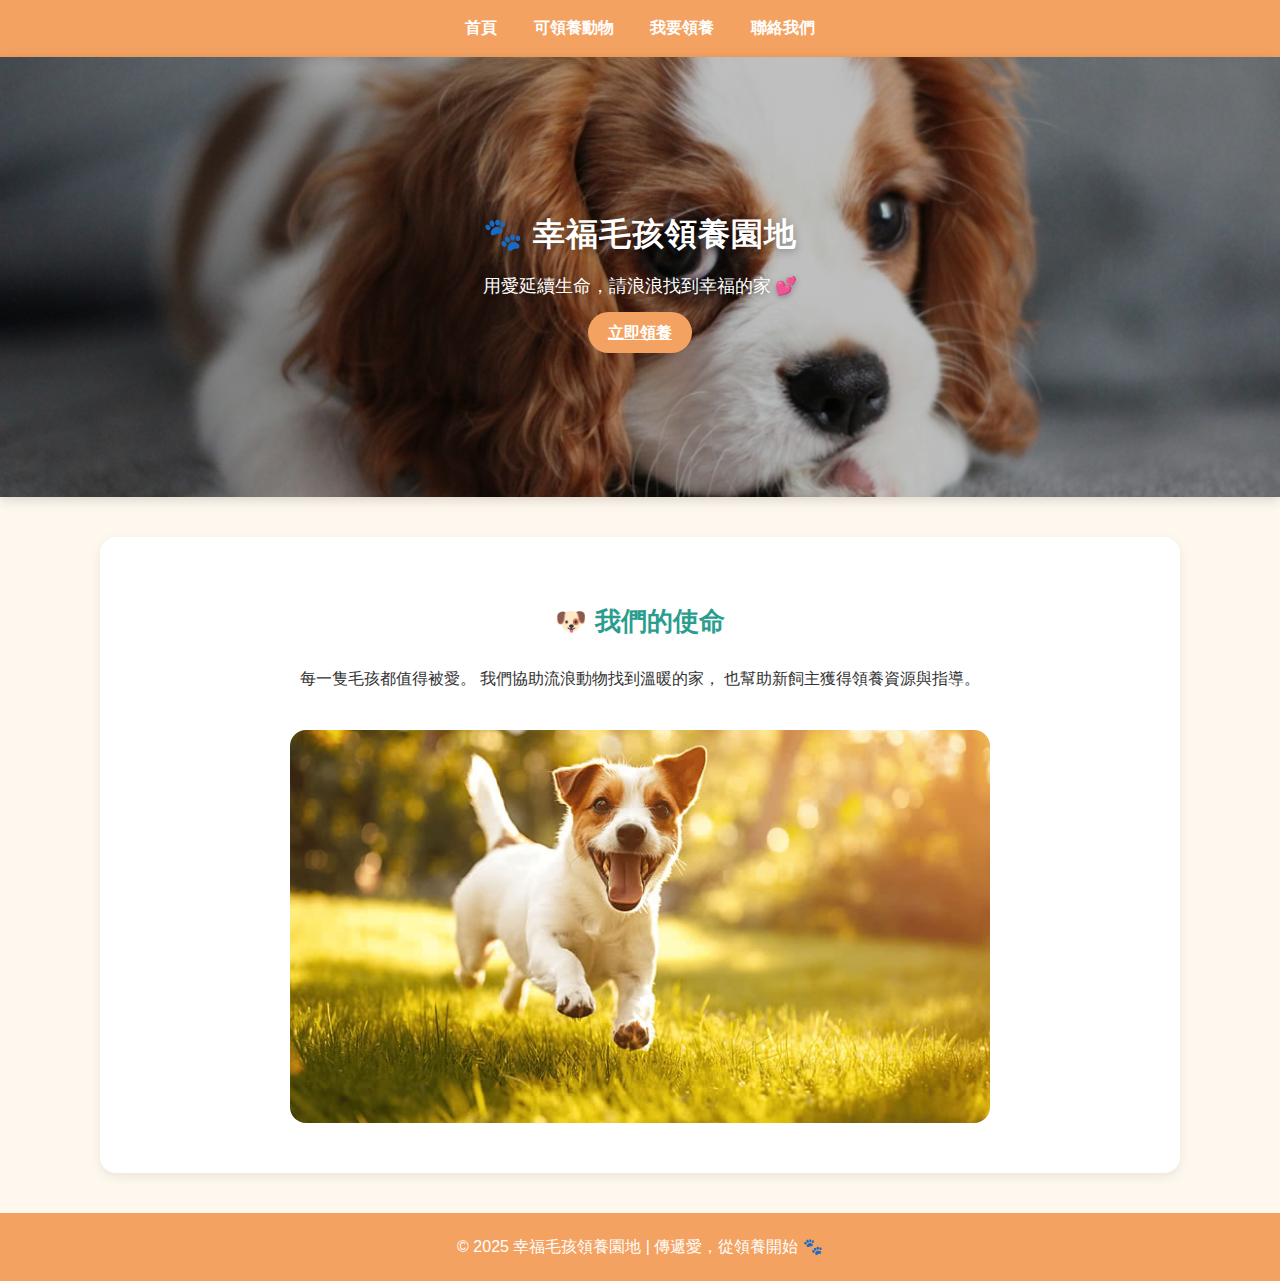
<file: week7/index.html>
<!DOCTYPE html>
<html lang="zh-Hant">
<head>
  <meta charset="UTF-8">
  <title>幸福毛孩領養園地</title>
  <link rel="stylesheet" href="style.css">
</head>
<body>
  <nav class="nav">
    <a href="index.html" class="nav__link">首頁</a>
    <a href="animals.html" class="nav__link">可領養動物</a>
    <a href="adopt.html" class="nav__link">我要領養</a>
    <a href="contact.html" class="nav__link">聯絡我們</a>
  </nav>

  <div class="hero">
    <div class="hero__content">
      <h1>🐾 幸福毛孩領養園地</h1>
      <p>用愛延續生命，請浪浪找到幸福的家 💕</p>
      <a href="adopt.html" class="btn">立即領養</a>
    </div>
  </div>

  <div class="container" style="text-align:center;">
    <h2>🐶 我們的使命</h2>
    <p>每一隻毛孩都值得被愛。  
      我們協助流浪動物找到溫暖的家，  
      也幫助新飼主獲得領養資源與指導。</p>
    <img src="images/1.jpg" alt="毛孩形象圖" style="width:70%;border-radius:16px;margin-top:20px;">
  </div>

  <footer>
    © 2025 幸福毛孩領養園地 | 傳遞愛，從領養開始 🐾
  </footer>
</body>
</html>
</file>
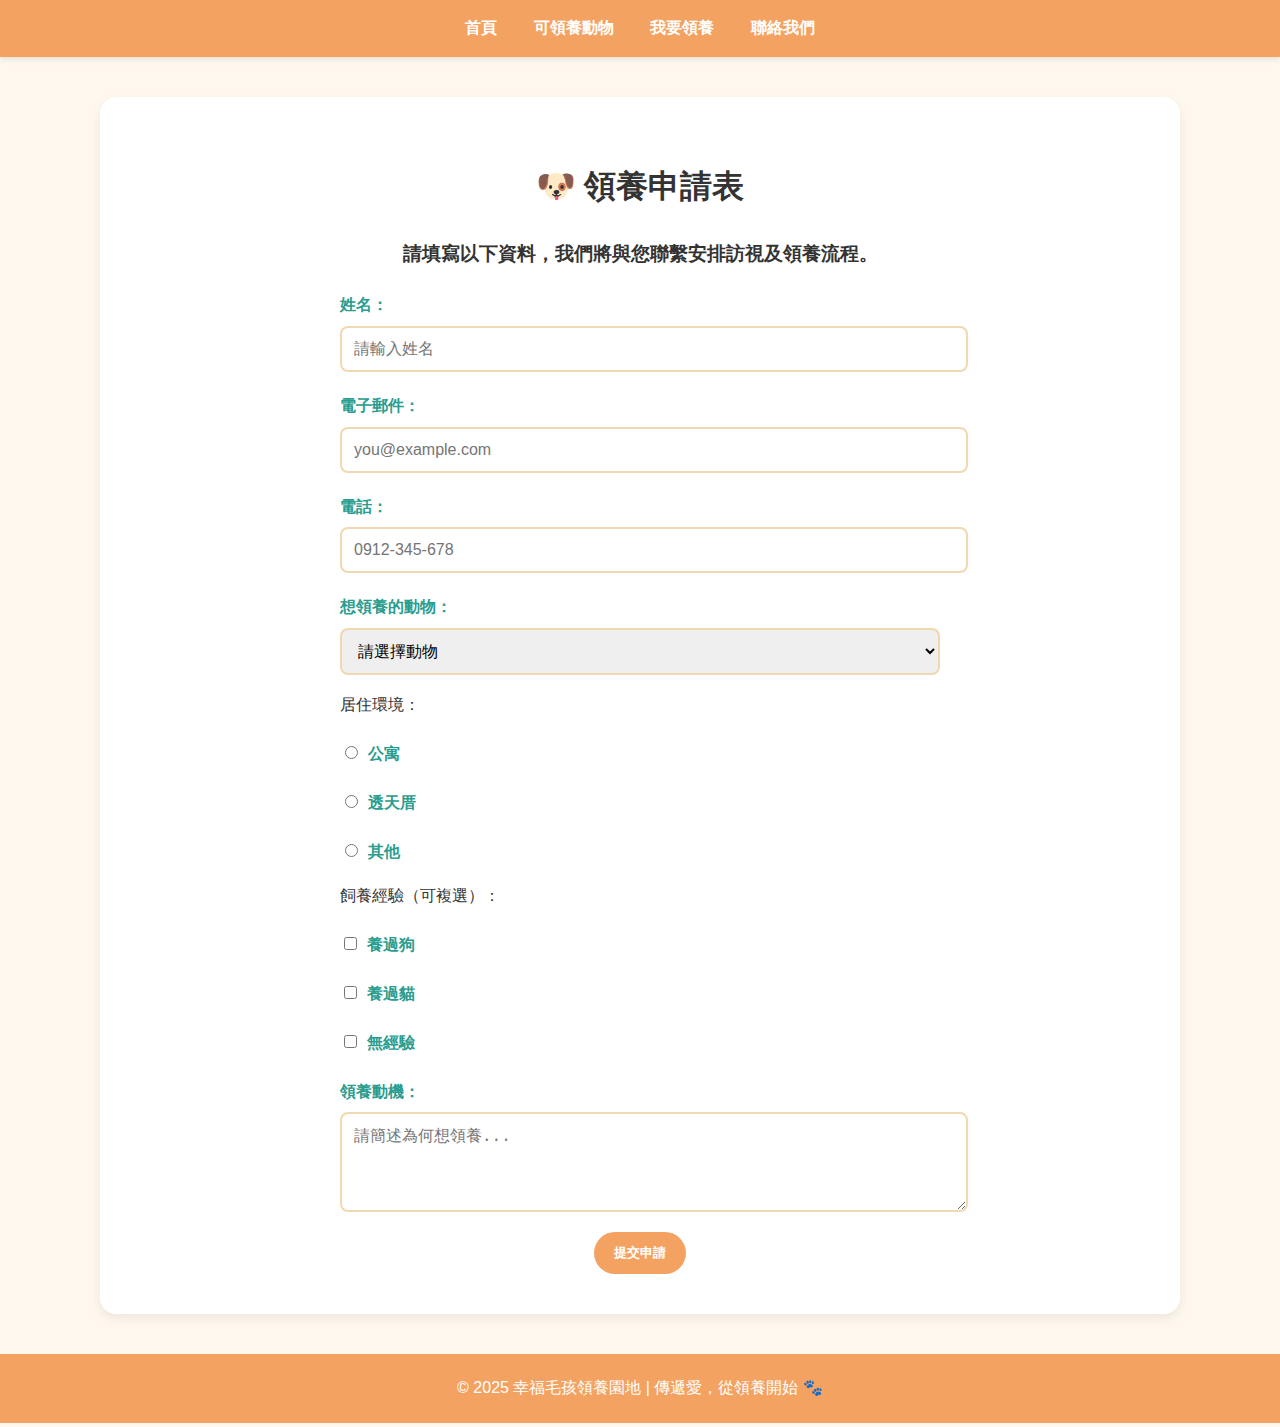
<file: week7/adopt.html>
<!DOCTYPE html>
<html lang="zh-Hant">
<head>
  <meta charset="UTF-8">
  <title>領養申請表</title>
  <link rel="stylesheet" href="style.css">
</head>
<body>
  <nav class="nav">
    <a href="index.html" class="nav__link">首頁</a>
    <a href="animals.html" class="nav__link">可領養動物</a>
    <a href="adopt.html" class="nav__link">我要領養</a>
    <a href="contact.html" class="nav__link">聯絡我們</a>
  </nav>

  <div class="container">
    <h1>🐶 領養申請表</h1>
    <h3>請填寫以下資料，我們將與您聯繫安排訪視及領養流程。</h3>

    <form action="thankyou.html" method="get">
      <label for="name">姓名：</label>
      <input type="text" id="name" name="name" placeholder="請輸入姓名" required>

      <label for="email">電子郵件：</label>
      <input type="email" id="email" name="email" placeholder="you@example.com" required>

      <label for="phone">電話：</label>
      <input type="tel" id="phone" name="phone" placeholder="0912-345-678" required>

            <label for="animal">想領養的動物：</label>
            <select id="animal" name="animal" required>
                <option value="">請選擇動物</option>
                <optgroup label="🐶 狗狗">
                    <option value="柴犬小福">柴犬小福</option>
                    <option value="拉布拉多多多">拉布拉多多多</option>
                </optgroup>
                <optgroup label="🐱 貓咪">
                    <option value="美短拉拉">美短拉拉</option>
                    <option value="虎斑大斑">虎斑大斑</option>
                </optgroup>
                <optgroup label="🐹 其他小動物">
                    <option value="天竺鼠小米">天竺鼠小米</option>
                    <option value="鸚鵡阿飛">鸚鵡阿飛</option>
                </optgroup>
            </select>


      <p>居住環境：</p>
      <label><input type="radio" name="house" value="apartment"> 公寓</label>
      <label><input type="radio" name="house" value="house"> 透天厝</label>
      <label><input type="radio" name="house" value="other"> 其他</label>

      <p>飼養經驗（可複選）：</p>
      <label><input type="checkbox" name="experience" value="dog"> 養過狗</label>
      <label><input type="checkbox" name="experience" value="cat"> 養過貓</label>
      <label><input type="checkbox" name="experience" value="none"> 無經驗</label>

      <label for="reason">領養動機：</label>
      <textarea id="reason" name="reason" rows="4" placeholder="請簡述為何想領養..."></textarea>

      <div class="btn-group">
        <button class="btn" type="submit">提交申請</button>
      </div>
    </form>
  </div>

  <footer>
    © 2025 幸福毛孩領養園地 | 傳遞愛，從領養開始 🐾
  </footer>
</body>
</html>
</file>
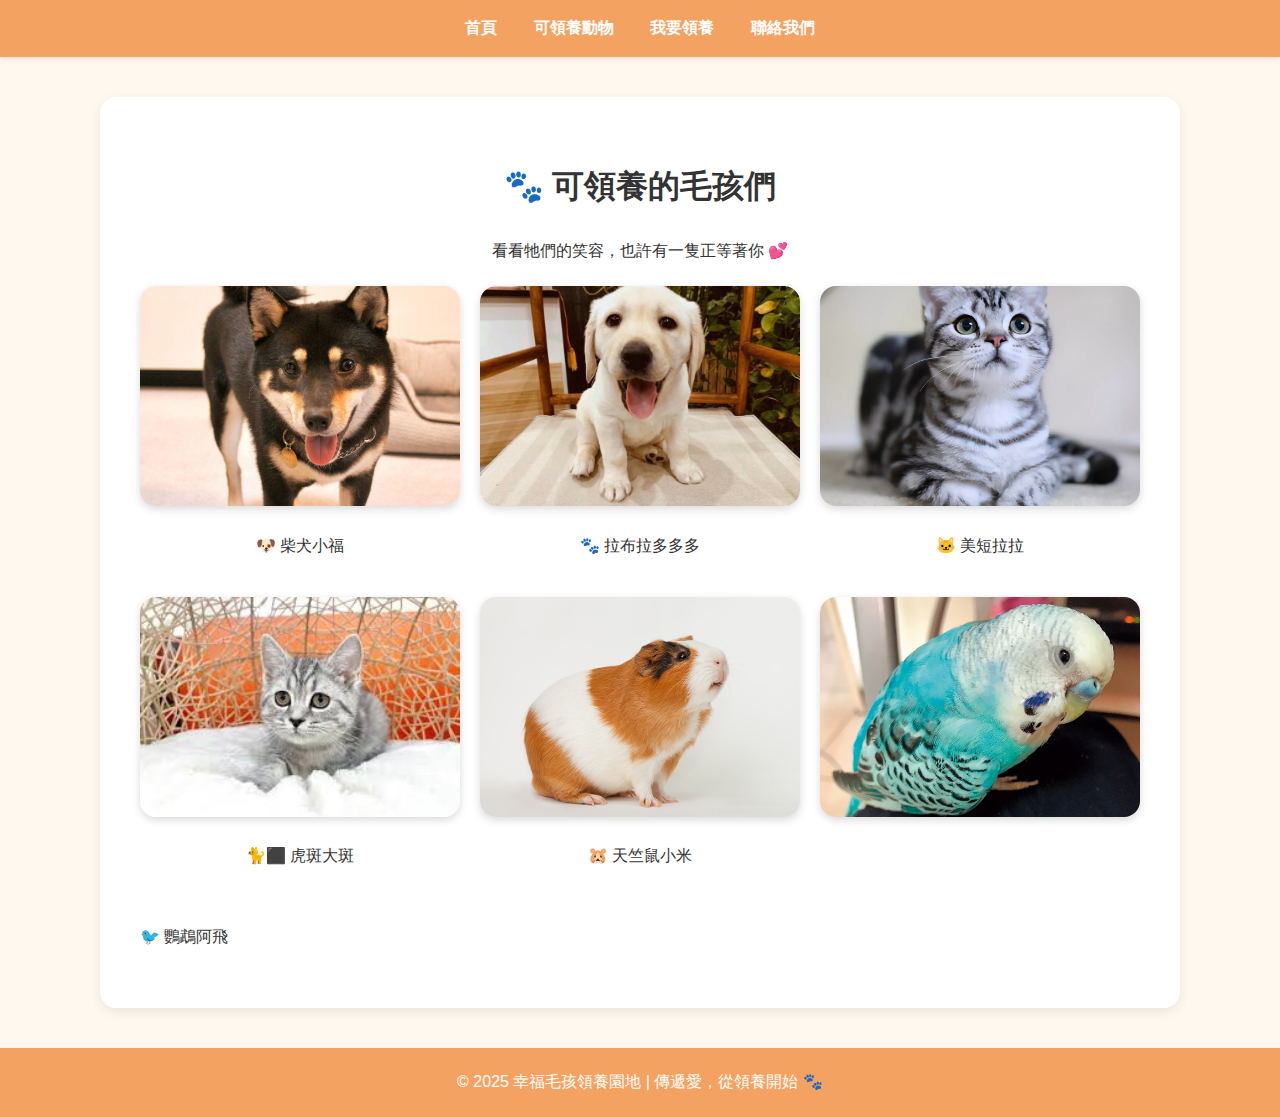
<file: week7/animals.html>
<!DOCTYPE html>
<html lang="zh-Hant">

<head>
    <meta charset="UTF-8">
    <title>可領養動物</title>
    <link rel="stylesheet" href="style.css">
</head>

<body>
    <nav class="nav">
        <a href="index.html" class="nav__link">首頁</a>
        <a href="animals.html" class="nav__link">可領養動物</a>
        <a href="adopt.html" class="nav__link">我要領養</a>
        <a href="contact.html" class="nav__link">聯絡我們</a>
    </nav>

    <div class="container">
        <h1>🐾 可領養的毛孩們</h1>
        <p style="text-align:center;">看看牠們的笑容，也許有一隻正等著你 💕</p>

        <div class="gallery">
            <!-- 柴犬小福 -->
            <div class="animal-card">
                <img src="images/3.jpg" alt="柴犬小福" class="animal-img"
                    onclick="document.getElementById('info1').showModal()">
                <p>🐶 柴犬小福</p>
            </div>

            <dialog id="info1" class="animal-dialog">
                <h2>🐶 柴犬小福</h2>
                <img src="images/3.jpg" alt="柴犬小福" class="dialog-img">
                <p>年齡：約 2 歲<br>個性：活潑、喜歡曬太陽 ☀️<br>健康狀況：已結紮，定期施打疫苗</p>
                <button class="btn" onclick="this.closest('dialog').close()">關閉</button>
            </dialog>

            <!-- 拉布拉多多多 -->
            <div class="animal-card">
                <img src="images/4.jpg" alt="拉布拉多多多" class="animal-img"
                    onclick="document.getElementById('info2').showModal()">
                <p>🐾 拉布拉多多多</p>
            </div>

            <dialog id="info2" class="animal-dialog">
                <h2>🐾 拉布拉多多多</h2>
                <img src="images/4.jpg" alt="拉布拉多多多" class="dialog-img">
                <p>年齡：約 3 歲<br>個性：忠誠、有點害羞 🐕🦺<br>健康狀況：已接種疫苗</p>
                <button class="btn" onclick="this.closest('dialog').close()">關閉</button>
            </dialog>

            <!-- 美短拉拉 -->
            <div class="animal-card">
                <img src="images/5.jpeg" alt="美短拉拉" class="animal-img"
                    onclick="document.getElementById('info3').showModal()">
                <p>🐱 美短拉拉</p>
            </div>

            <dialog id="info3" class="animal-dialog">
                <h2>🐱 美短拉拉</h2>
                <img src="images/5.jpeg" alt="美短拉拉" class="dialog-img">
                <p>年齡：約 1 歲<br>個性：親人、喜歡貓條 🐱💕<br>健康狀況：已接種疫苗</p>
                <button class="btn" onclick="this.closest('dialog').close()">關閉</button>
            </dialog>

            <!-- 虎斑大斑 -->
            <div class="animal-card">
                <img src="images/6.jpeg" alt="虎斑大斑" class="animal-img"
                    onclick="document.getElementById('info4').showModal()">
                <p>🐈⬛ 虎斑大斑</p>
            </div>

            <dialog id="info4" class="animal-dialog">
                <h2>🐈⬛ 虎斑大斑</h2>
                <img src="images/6.jpeg" alt="虎斑大斑" class="dialog-img">
                <p>年齡：約 1 歲<br>個性：親人、喜歡被拍屁屁 🐈⬛💕<br>健康狀況：已接種疫苗</p>
                <button class="btn" onclick="this.closest('dialog').close()">關閉</button>
            </dialog>

            <!-- 天竺鼠小米 -->
            <div class="animal-card">
                <img src="images/7.jpg" alt="天竺鼠小米" class="animal-img"
                    onclick="document.getElementById('info5').showModal()">
                <p>🐹 天竺鼠小米</p>
            </div>

            <dialog id="info5" class="animal-dialog">
                <h2>🐹 天竺鼠小米</h2>
                <img src="images/7.jpg" alt="天竺鼠小米" class="dialog-img">
                <p>年齡：約 1 歲<br>個性：害羞、喜歡葵瓜子 🐹🌰<br>健康狀況：已驅蟲</p>
                <button class="btn" onclick="this.closest('dialog').close()">關閉</button>
            </dialog>

            <!-- 鸚鵡阿飛 -->
            <div class="animal-card">
                <img src="images/8.jpg" alt="鸚鵡阿飛" class="animal-img"
                    onclick="document.getElementById('info6').showModal()">
                </div>
                <p>🐦 鸚鵡阿飛</p>

            <dialog id="info6" class="animal-dialog">
                <h2>🐦 鸚鵡阿飛</h2>
                <img src="images/8.jpg" alt="鸚鵡阿飛" class="dialog-img">
                <p>年齡：約 3 歲<br>個性：愛講話 🐦<br>健康狀況：良好</p>
                <button class="btn" onclick="this.closest('dialog').close()">關閉</button>
            </dialog>
        </div>
    </div>

    <footer>
        © 2025 幸福毛孩領養園地 | 傳遞愛，從領養開始 🐾
    </footer>
</body>

</html>
</file>
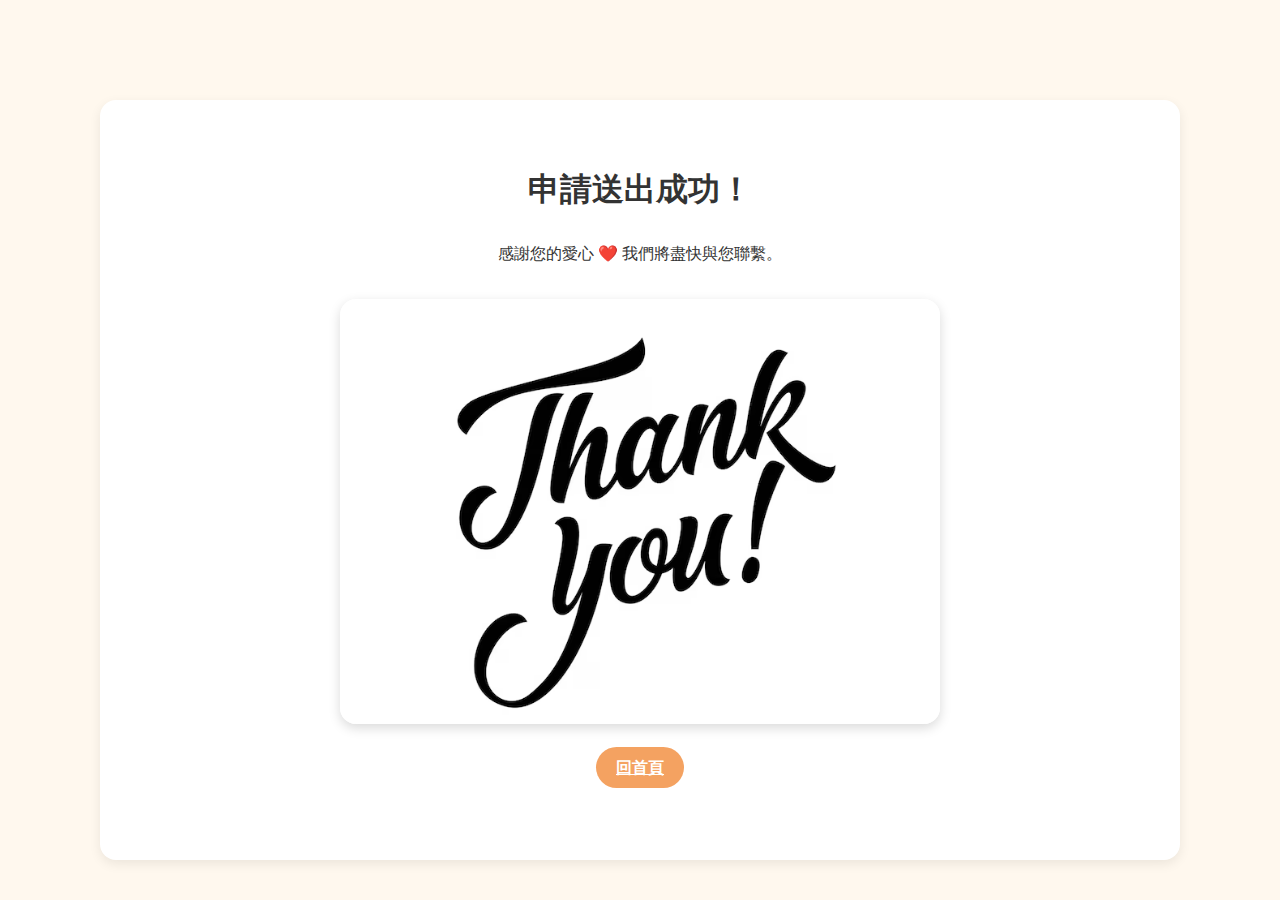
<file: week7/thankyou.html>
<!DOCTYPE html>
<html lang="zh-Hant">
<head>
  <meta charset="UTF-8">
  <title>申請完成</title>
  <link rel="stylesheet" href="style.css">
</head>
<body>
  <div class="container" style="text-align:center;margin-top:100px;">
    <h1>申請送出成功！</h1>
    <p>感謝您的愛心 ❤️ 我們將盡快與您聯繫。</p>
    <img src="images/9.jpg" alt="成功送出示意圖" class="success-img">
    <a href="index.html" class="btn">回首頁</a>
  </div>
</body>
</html>
</file>
<file: week7/style.css>
/* === 全站顏色設定 === */
:root {
  --main-color: #f4a261;      /* 橘色 */
  --main-dark: #e76f51;       /* 深橘紅 */
  --accent-color: #2a9d8f;    /* 粉綠 */
  --bg-light: #fff8ee;        /* 米白背景 */
  --text-color: #333;
}

/* === Flex 版型讓 footer 永遠在底部 === */
html, body {
  height: 100%;
  margin: 0;
  display: flex;
  flex-direction: column;
}

/* === 全域設定 === */
body {
  font-family: "Noto Sans TC", "Comic Neue", sans-serif;
  background-color: var(--bg-light);
  color: var(--text-color);
  line-height: 1.8;
}

/* === 導覽列 === */
.nav {
  background-color: var(--main-color);
  text-align: center;
  padding: 14px 0;
  box-shadow: 0 2px 6px rgba(0,0,0,0.1);
}
.nav__link {
  color: #fff;
  text-decoration: none;
  margin: 0 16px;
  font-weight: 600;
  transition: color 0.3s ease;
}
.nav__link:hover {
  color: var(--accent-color);
}

/* === Hero 區塊 === */
.hero {
  text-align: center;
  background: linear-gradient(135deg, #f4a261, #e76f51);
  color: #fff;
  padding: 60px 20px;
  border-radius: 16px;
  box-shadow: 0 3px 12px rgba(0,0,0,0.15);
  flex: 1; /* 撐開主體空間 */
}
.hero h1 {
  color: #fff;
  font-size: 2.2rem;
  letter-spacing: 1px;
}
.hero p {
  font-size: 1.1rem;
  margin: 12px 0 20px;
}

/* === 主容器 === */
.container {
  width: 85%;
  max-width: 1000px;
  margin: 40px auto;
  background-color: #fff;
  padding: 40px;
  border-radius: 16px;
  box-shadow: 0 4px 12px rgba(0,0,0,0.08);
  flex: 1; /* 撐開主體空間 */
}

.container h3 {
    text-align: center;
    margin-bottom: 20px;
    color: var(--text-color);
}

/* === 標題 === */
h1, h2 {
  text-align: center;
}
h2 {
  color: var(--accent-color);
  font-size: 1.6rem;
}

/* === 按鈕 === */
.btn {
  background-color: var(--main-color);
  color: #fff;
  padding: 12px 20px;
  border: none;
  border-radius: 50px;
  cursor: pointer;
  transition: all 0.3s ease;
  font-weight: 600;
}
.btn:hover {
  background-color: var(--main-dark);
  transform: translateY(-3px);
  box-shadow: 0 4px 8px rgba(0,0,0,0.2);
}

.btn-group {
  text-align: center;
  margin-top: 10px;
}

/* === 表單 === */
form {
  width: 100%;
  max-width: 600px;
  margin: 0 auto;
}
label {
  font-weight: bold;
  display: block;
  margin-top: 20px;
  color: var(--accent-color);
}
input, select, textarea {
  width: 100%;
  padding: 12px;
  margin-top: 6px;
  border: 2px solid #f0d8b0;
  border-radius: 8px;
  transition: border-color 0.3s ease;
  font-size: 1rem;
}
input:focus, select:focus, textarea:focus {
  border-color: var(--main-color);
  outline: none;
}
input[type="radio"], input[type="checkbox"] {
  width: auto;
  margin-right: 6px;
}

/* === 圖片牆 === */
.gallery {
  display: grid;
  grid-template-columns: repeat(auto-fill, minmax(240px, 1fr));
  gap: 20px;
  margin-top: 20px;
}
.gallery img {
  width: 100%;
  height: 220px;
  object-fit: cover;
  border-radius: 16px;
  box-shadow: 0 3px 8px rgba(0,0,0,0.15);
  transition: transform 0.3s ease, box-shadow 0.3s ease;
}
.gallery img:hover {
  transform: scale(1.05);
  box-shadow: 0 6px 16px rgba(0,0,0,0.25);
}

/* === Footer === */
footer {
  text-align: center;
  padding: 20px;
  background-color: var(--main-color);
  color: #fff;
  border-top-left-radius: 0px;
  border-top-right-radius: 0px;
  font-weight: 500;
}
/* Hero：整張圖當背景 */
.hero {
  position: relative;
  min-height: 320px;                  /* 視覺高度 */
  padding: 60px 20px;                 /* 內距避免文字貼邊 */
  border-radius: 0px;
  box-shadow: 0 3px 12px rgba(0,0,0,0.15);
  background-image: 
    linear-gradient(                  /* 上方淡淡的漸層做遮罩，讓字清楚 */
      rgba(0,0,0,0.25), 
      rgba(0,0,0,0.25)
    ),
    url("images/2.jpg");                  /* ← 換成你的圖片檔名 */
  background-size: cover;             /* 充滿區塊、不變形 */
  background-position: center;        /* 居中對齊 */
  color: #fff;                        /* 讓文字變白 */
  display: flex;                      /* 置中內容 */
  align-items: center;                /* 垂直置中 */
  justify-content: center;            /* 水平置中 */
  text-align: center;                 /* 文字置中 */
}

/* 文字容器（可加一點陰影提升可讀性） */
.hero__content h1 { 
  margin: 0 0 8px;
  font-size: 2rem;
  text-shadow: 0 2px 8px rgba(0,0,0,0.35);
}
.hero__content p {
  margin: 0 0 16px;
  text-shadow: 0 2px 6px rgba(0,0,0,0.3);
}
.animal-card {
  text-align: center;
}
.animal-img {
  width: 100%;
  height: 220px;
  object-fit: cover;
  border-radius: 12px;
  cursor: pointer;
  transition: transform 0.2s;
}
.animal-img:hover {
  transform: scale(1.05);
}

/* 彈出視窗樣式 */
.animal-dialog {
  border: none;
  border-radius: 16px;
  padding: 20px;
  max-width: 400px;
  text-align: center;
  background: rgba(255, 255, 255, 0.95);
  box-shadow: 0 8px 24px rgba(0,0,0,0.2);
  backdrop-filter: blur(5px);
}
.dialog-img {
  width: 80%;
  border-radius: 12px;
  margin-bottom: 10px;
}

/* 背景半透明遮罩 */
::backdrop {
  background: rgba(0,0,0,0.4);
}
/* 成功頁圖片樣式 */
.success-img {
  width: 100%;
  max-width: 600px;
  border-radius: 16px;
  margin: 30px auto;
  display: block;
  box-shadow: 0 4px 12px rgba(0, 0, 0, 0.15);
  object-fit: cover;
}
</file>
